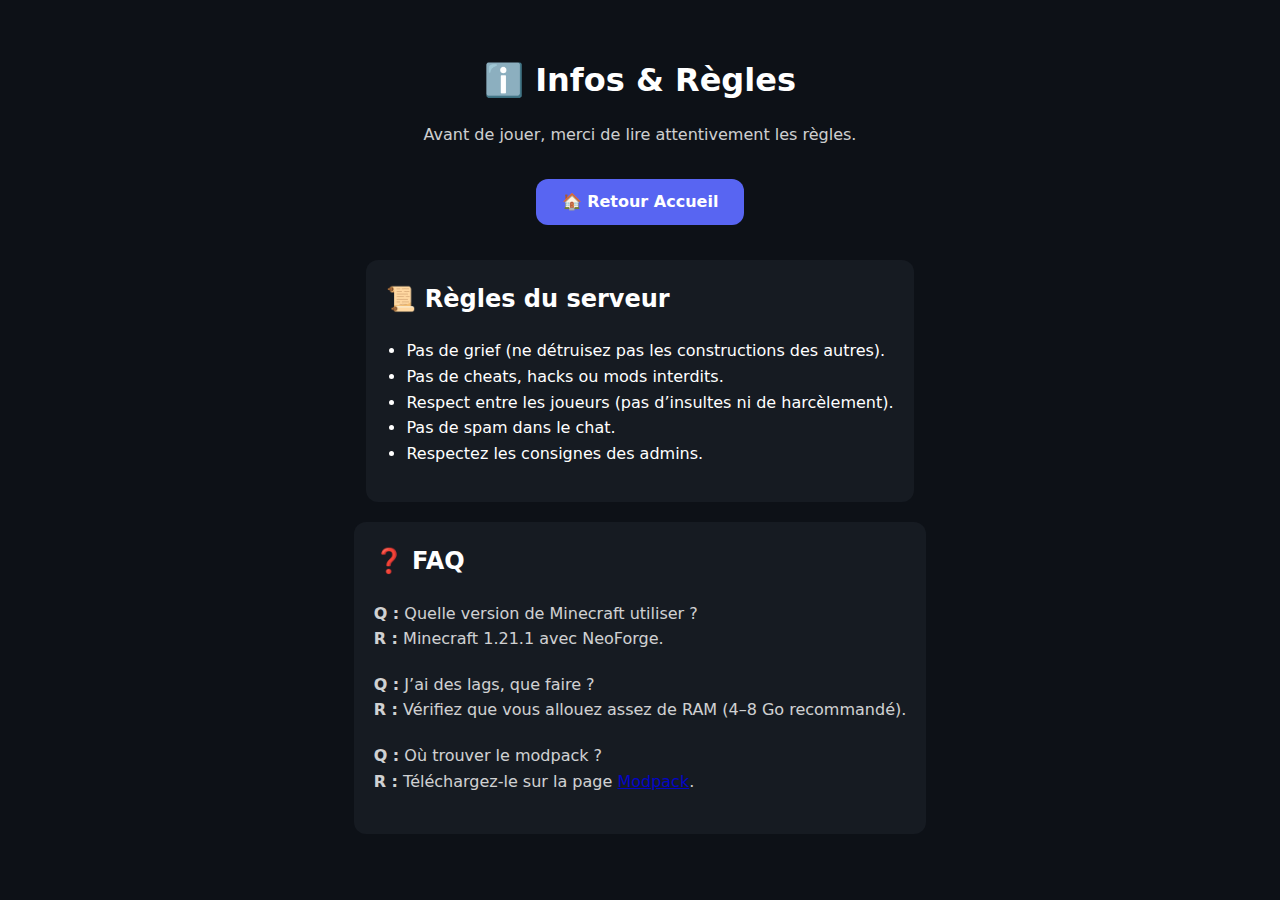
<file: infos.html>
<!DOCTYPE html>
<html lang="fr">
<head>
  <meta charset="UTF-8">
  <meta name="viewport" content="width=device-width, initial-scale=1.0">
  <title>Infos & Règles</title>
  <style>
    body{
      margin:0;
      font-family: system-ui, -apple-system, Segoe UI, Roboto, Arial, sans-serif;
      background:#0d1117;
      color:#fff;
      display:flex;
      flex-direction:column;
      align-items:center;
      padding:40px 20px;
    }
    h1{ font-size:2rem; margin-bottom:10px; }
    p{ opacity:.8; margin-bottom:20px; }

    .btn-diagonal{
      --bg: #43b581;
      --bg-dark:#2d7d59;
      --text:#fff;
      position: relative;
      display: inline-block;
      text-decoration: none;
      font: 600 16px/1.1 system-ui, -apple-system, Segoe UI, Roboto, Arial, sans-serif;
      color: var(--text);
      margin:15px 10px;
      padding:14px 26px;
      border-radius:12px;
      overflow: hidden;
      background: var(--bg);
      transition: color .3s ease;
      z-index:0;
    }
    .btn-diagonal::before{
      content:"";
      position:absolute;
      inset:0;
      background: var(--bg-dark);
      transform: skewX(-20deg) scaleX(0);
      transform-origin: left;
      transition: transform .35s ease;
      z-index:-1;
    }
    .btn-diagonal:hover::before{
      transform: skewX(-20deg) scaleX(1);
    }

    section{
      max-width:800px;
      background:#161b22;
      padding:20px;
      border-radius:12px;
      margin-top:20px;
      line-height:1.6;
    }
    h2{ margin-top:0; }
    ul{ padding-left:20px; }
  </style>
</head>
<body>
  <h1>ℹ️ Infos & Règles</h1>
  <p>Avant de jouer, merci de lire attentivement les règles.</p>

  <!-- Bouton retour -->
  <a class="btn-diagonal" href="index.html" style="--bg:#5865F2; --bg-dark:#4752c4;">🏠 Retour Accueil</a>

  <section>
    <h2>📜 Règles du serveur</h2>
    <ul>
      <li>Pas de grief (ne détruisez pas les constructions des autres).</li>
      <li>Pas de cheats, hacks ou mods interdits.</li>
      <li>Respect entre les joueurs (pas d’insultes ni de harcèlement).</li>
      <li>Pas de spam dans le chat.</li>
      <li>Respectez les consignes des admins.</li>
    </ul>
  </section>

  <section>
    <h2>❓ FAQ</h2>
    <p><strong>Q :</strong> Quelle version de Minecraft utiliser ?<br>
    <strong>R :</strong> Minecraft 1.21.1 avec NeoForge.</p>

    <p><strong>Q :</strong> J’ai des lags, que faire ?<br>
    <strong>R :</strong> Vérifiez que vous allouez assez de RAM (4–8 Go recommandé).</p>

    <p><strong>Q :</strong> Où trouver le modpack ?<br>
    <strong>R :</strong> Téléchargez-le sur la page <a href="modpack.html">Modpack</a>.</p>
  </section>
</body>
</html>
</file>
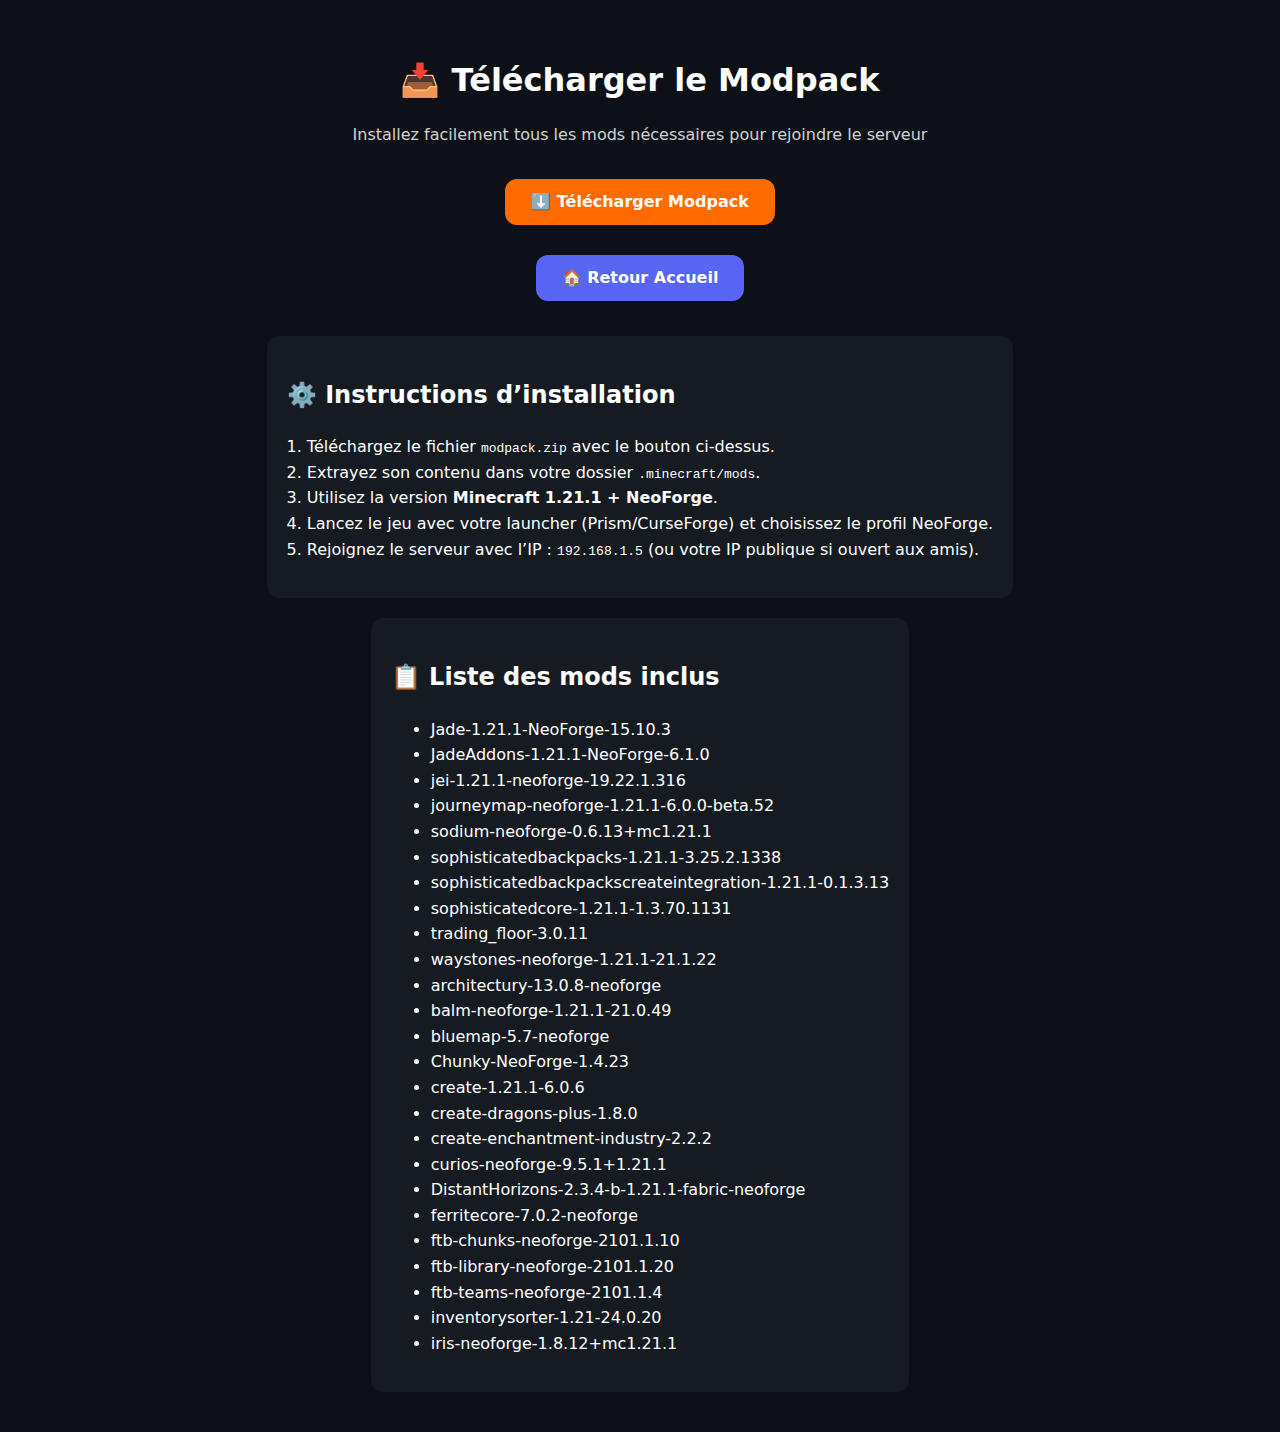
<file: modpack.html>
<!DOCTYPE html>
<html lang="fr">
<head>
  <meta charset="UTF-8">
  <meta name="viewport" content="width=device-width, initial-scale=1.0">
  <title>Télécharger le Modpack</title>
  <style>
    body{
      margin:0;
      font-family: system-ui, -apple-system, Segoe UI, Roboto, Arial, sans-serif;
      background:#0d1117;
      color:#fff;
      display:flex;
      flex-direction:column;
      align-items:center;
      padding:40px 20px;
    }
    h1{ font-size:2rem; margin-bottom:10px; }
    p{ opacity:.8; margin-bottom:20px; }

    .btn-diagonal{
      --bg: #ff6b00;
      --bg-dark:#d55900;
      --text:#fff;
      position: relative;
      display: inline-block;
      text-decoration: none;
      font: 600 16px/1.1 system-ui, -apple-system, Segoe UI, Roboto, Arial, sans-serif;
      color: var(--text);
      margin:15px 10px;
      padding:14px 26px;
      border-radius:12px;
      overflow: hidden;
      background: var(--bg);
      transition: color .3s ease;
      z-index:0;
    }
    .btn-diagonal::before{
      content:"";
      position:absolute;
      inset:0;
      background: var(--bg-dark);
      transform: skewX(-20deg) scaleX(0);
      transform-origin: left;
      transition: transform .35s ease;
      z-index:-1;
    }
    .btn-diagonal:hover::before{
      transform: skewX(-20deg) scaleX(1);
    }

    section{
      max-width:800px;
      background:#161b22;
      padding:20px;
      border-radius:12px;
      margin-top:20px;
      line-height:1.6;
    }
    ol{ padding-left:20px; }
  </style>
</head>
<body>
  <h1>📥 Télécharger le Modpack</h1>
  <p>Installez facilement tous les mods nécessaires pour rejoindre le serveur</p>

  <!-- Bouton de téléchargement -->
  <a class="btn-diagonal" href="modpack.zip" download>⬇️ Télécharger Modpack</a>

  <!-- Bouton retour -->
  <a class="btn-diagonal" href="index.html" style="--bg:#5865F2; --bg-dark:#4752c4;">🏠 Retour Accueil</a>

  <section>
    <h2>⚙️ Instructions d’installation</h2>
    <ol>
      <li>Téléchargez le fichier <code>modpack.zip</code> avec le bouton ci-dessus.</li>
      <li>Extrayez son contenu dans votre dossier <code>.minecraft/mods</code>.</li>
      <li>Utilisez la version <strong>Minecraft 1.21.1 + NeoForge</strong>.</li>
      <li>Lancez le jeu avec votre launcher (Prism/CurseForge) et choisissez le profil NeoForge.</li>
      <li>Rejoignez le serveur avec l’IP : <code>192.168.1.5</code> (ou votre IP publique si ouvert aux amis).</li>
    </ol>
  </section>
  <section>
  <h2>📋 Liste des mods inclus</h2>
  <ul>
    <li>Jade-1.21.1-NeoForge-15.10.3</li>
    <li>JadeAddons-1.21.1-NeoForge-6.1.0</li>
    <li>jei-1.21.1-neoforge-19.22.1.316</li>
    <li>journeymap-neoforge-1.21.1-6.0.0-beta.52</li>
    <li>sodium-neoforge-0.6.13+mc1.21.1</li>
    <li>sophisticatedbackpacks-1.21.1-3.25.2.1338</li>
    <li>sophisticatedbackpackscreateintegration-1.21.1-0.1.3.13</li>
    <li>sophisticatedcore-1.21.1-1.3.70.1131</li>
    <li>trading_floor-3.0.11</li>
    <li>waystones-neoforge-1.21.1-21.1.22</li>
    <li>architectury-13.0.8-neoforge</li>
    <li>balm-neoforge-1.21.1-21.0.49</li>
    <li>bluemap-5.7-neoforge</li>
    <li>Chunky-NeoForge-1.4.23</li>
    <li>create-1.21.1-6.0.6</li>
    <li>create-dragons-plus-1.8.0</li>
    <li>create-enchantment-industry-2.2.2</li>
    <li>curios-neoforge-9.5.1+1.21.1</li>
    <li>DistantHorizons-2.3.4-b-1.21.1-fabric-neoforge</li>
    <li>ferritecore-7.0.2-neoforge</li>
    <li>ftb-chunks-neoforge-2101.1.10</li>
    <li>ftb-library-neoforge-2101.1.20</li>
    <li>ftb-teams-neoforge-2101.1.4</li>
    <li>inventorysorter-1.21-24.0.20</li>
    <li>iris-neoforge-1.8.12+mc1.21.1</li>
  </ul>
</section>

</body>
</html>
</file>
